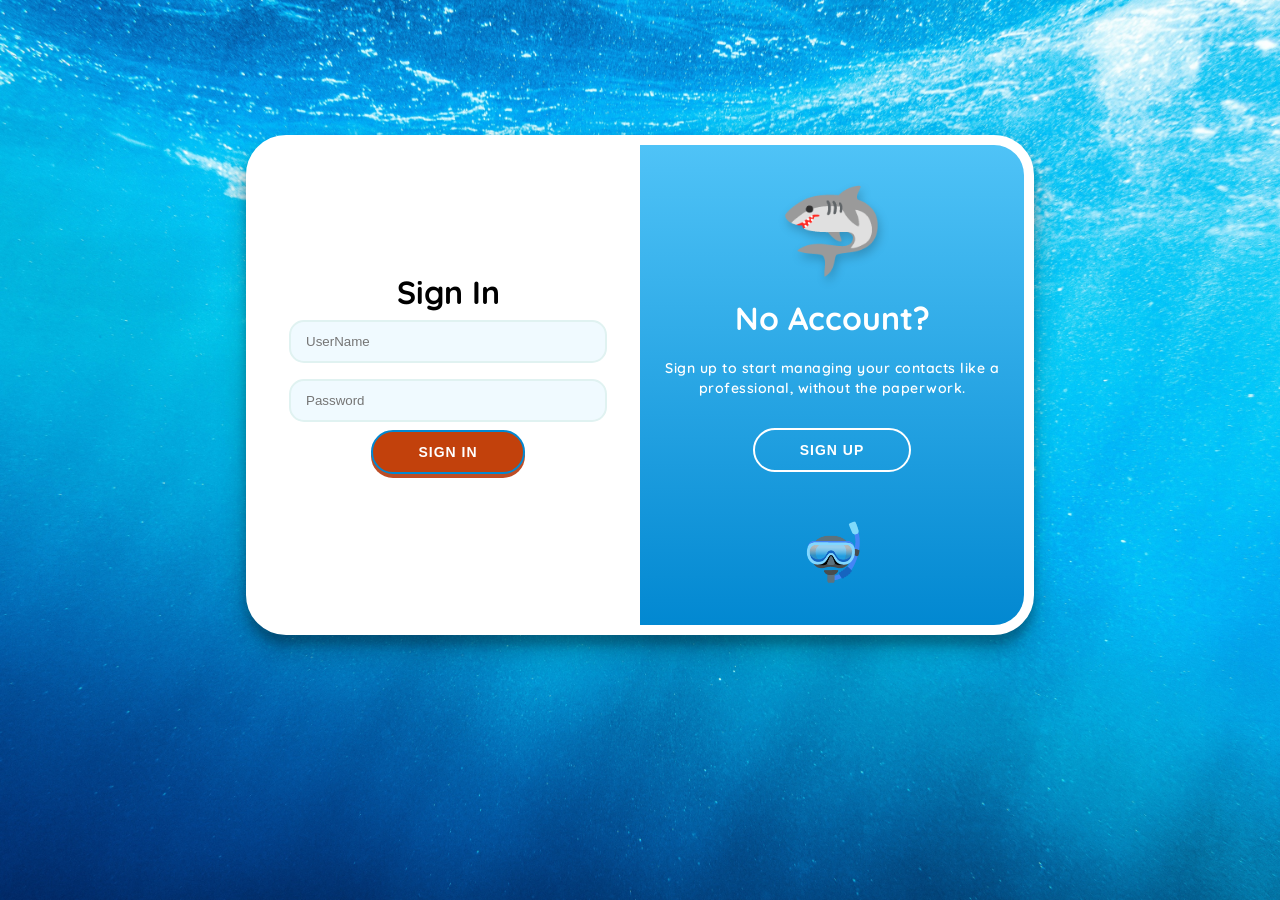
<file: index.html>
<!DOCTYPE html>
<html lang="en">
<head>
    <link rel="preconnect" href="https://fonts.googleapis.com">
    <link rel="preconnect" href="https://fonts.gstatic.com" crossorigin>
    <link href="https://fonts.googleapis.com/css2?family=Montserrat:ital,wght@0,100..900;1,100..900&family=Quicksand:wght@300..700&family=Roboto:ital,wght@0,100..900;1,100..900&display=swap" rel="stylesheet">

    <link rel="stylesheet" href="css/login.css">
    <meta charset="UTF-8">
    <meta name="viewport" content="width=device-width, initial-scale=1.0">
    <title>Log In</title>
</head>

<body>

    <div role="main" class="container" id = "container">

        <div class="formContainer signup">

            <form id="signUpForm">

                <h1>Create Account</h1>
                <input type="text" id="signUpFirstName" placeholder ="First Name" required>
                <input type="text" id="signUpLastName" placeholder ="Last Name" required>
                <input type="text" id="signUpUser" placeholder ="UserName" required>
                <input type="password" id="signUp_pass" placeholder ="Password" required>
                <button type="submit" id="signUpBtn">Sign Up</button>

                <span id="signUpResult"></span>

            </form>

        </div>

        <div class="formContainer signin">

            <form id="loginForm">

                <h1>Sign In</h1>
                <input type="text" id="logInUser" placeholder ="UserName" required>
                <input type="password" id="logIn_pass" placeholder ="Password" required>
                <button type="submit" id="signInBtn">Sign In</button>

                <span id="loginResult"></span>

            </form>

        </div>

        <div class="layerContainer">

            <div class="layer">

                <div class="layerPan layerLeft">

                    <h1>Welcome Back</h1>
                    <p>Ready to look like you've got it all together again?</p>
                    <button class ="fade" id ="signIn">Sign In</button>
                
                </div>

                <div class="layerPan layerRight">

                    <h1>No Account?</h1>
                    <p>Sign up to start managing your contacts like a professional, without the paperwork.</p>
                    <button class="fade" id="signUp">Sign Up</button>

                </div>

            </div>
        </div>

    </div>

    <script src="./js/slider.js"></script>
    <script src="./js/auth.js"></script>
    <script src="./js/md5.js"></script>
</body>
</html>
</file>
<file: css/login.css>
:root {
    /* Color Palette: Bubble Blues and Coral Orange */
    --base-color: #e0f7fa; 
    --primary-color: #0288d1; /* Deep sea blue for the sliding panel */
    --accent-color: #C2410C;  /* Coral orange for the main buttons */
    --text-white: #ffffff;
}

body {
   /* Background Image */
   background-image: url(../assets/underwater_rays.jpg);
    background-attachment: fixed;
    background-size: cover;
    background-position: center;
    background-repeat: no-repeat;

    display: flex;
    justify-content: center;
    align-items: center;
    flex-direction: column;

    /* Kid-friendly font */
    font-family: 'Quicksand', sans-serif;
    height: 90vh;
    margin: -20px 0 50px;
}

/* --- Headings & Text --- */
h1 {
    font-weight: bold;
    margin: 0;
}

h2 {
    text-align: center;
}

p {
    font-size: 14px;
    font-weight: 600;
    line-height: 20px;
    letter-spacing: 0.5px;
    margin: 20px 0 30px;
}

/* --- Bubbly Cartoon Buttons --- */
button {
    border-radius: 30px; 
    border: 2px solid var(--primary-color);
    background-color: var(--accent-color); 
    color: var(--text-white);
    font-size: 14px;
    font-weight: bold;
    padding: 12px 45px;
    letter-spacing: 1px;
    text-transform: uppercase;
    cursor: pointer;
    box-shadow: 0 4px 0px #be4d25; 
    transition: transform 80ms ease-in, box-shadow 80ms ease-in;
}

button:active {
    transform: translateY(4px);
    box-shadow: 0 0px 0px #be4d25;
}

button:focus {
    outline: none;
}

button.fade {
    background-color: transparent;
    border-color: #ffffff;
    box-shadow: none;
}

/* --- Submarine Style Container --- */
.container {
    background-color: #fff;
    border-radius: 40px; 
    border: 10px solid white; 
    box-shadow: 0 14px 28px rgba(0, 0, 0, 0.25), 0 10px 10px rgba(0, 0, 0, 0.22);
    position: relative;
    overflow: hidden;
    width: 768px;
    max-width: 100%;
    min-height: 480px;
}

/* --- Forms & Inputs --- */
form {
    background-color: #ffffff;
    display: flex;
    align-items: center;
    justify-content: center;
    flex-direction: column;
    padding: 0 50px;
    height: 100%;
    text-align: center;
}

input {
    background-color: #f0faff;
    border: 2px solid #e0f2f1;
    border-radius: 15px;
    padding: 12px 15px;
    margin: 8px 0;
    width: 100%;
}

/* --- Sliding Logic --- */
.formContainer {
    position: absolute;
    top: 0;
    height: 100%;
    transition: all 0.6s;
}

.signin {
    left: 0;
    width: 50%;
    z-index: 2;
}

.container.rightPanel .signin {
    transform: translate(100%);
}

.signup {
    left: 0;
    width: 50%;
    opacity: 0;
    z-index: 1;
}

.container.rightPanel .signup {
    transform: translate(100%);
    opacity: 1;
    z-index: 5;
    animation: show 0.6s;
}

@keyframes show {
    0%, 49.99% { opacity: 0; z-index: 1; }
    50%, 100% { opacity: 1; z-index: 5; }
}

/* --- Blue Ocean Overlay Panels --- */
.layerContainer {
    position: absolute;
    top: 0;
    left: 50%;
    width: 50%;
    height: 100%;
    overflow: hidden;
    transition: transform 0.6s ease-in-out;
    z-index: 100;
}

.container.rightPanel .layerContainer {
    transform: translateX(-100%);
}

.layer {
    background: linear-gradient(to bottom, #4fc3f7, var(--primary-color));
    color: #ffffff;
    position: relative;
    left: -100%;
    height: 100%;
    width: 200%;
    transform: translateX(0);
    transition: transform 0.6s ease-in-out;
}

.container.rightPanel .layer {
    transform: translateX(50%);
}

.layerPan {
    position: absolute;
    display: flex;
    align-items: center;
    justify-content: center;
    flex-direction: column;
    text-align: center;
    top: 0;
    height: 100%;
    width: 50%;
    transform: translateX(0);
    transition: transform 0.6s ease-in-out;
}

/* --- Shark & Scuba Decorations --- */

/* Big Floating Shark */
.layerPan::before {
    content: "🦈"; 
    font-size: 85px;
    position: absolute;
    top: 30px;
    z-index: 10;
    filter: drop-shadow(2px 5px 5px rgba(0,0,0,0.2));
    animation: swim 4s ease-in-out infinite;
}

/* Floating Scuba Diver */
.layerPan::after {
    content: "🤿"; 
    font-size: 55px;
    position: absolute;
    bottom: 40px;
    animation: float 5s ease-in-out infinite;
}

@keyframes swim {
    0% { transform: translate(0, 0) rotate(0deg); }
    50% { transform: translate(15px, -15px) rotate(5deg); }
    100% { transform: translate(0, 0) rotate(0deg); }
}

@keyframes float {
    0% { transform: translateY(0px) rotate(0deg); }
    50% { transform: translateY(-25px) rotate(-10deg); }
    100% { transform: translateY(0px) rotate(0deg); }
}

/* --- Sliding Panel Specifics --- */
.layerLeft { transform: translateX(-20%); }
.container.rightPanel .layerLeft { transform: translateX(0); }
.layerRight { right: 0; transform: translateX(0); }
.container.rightPanel .layerRight { transform: translateX(20%); }

#signUpResult, #loginResult {
    padding-top: 25px;
    color: #ff5252;
    font-weight: bold;
}
</file>
<file: css/account.css>
:root{
    --base-color: #01579b;
    --base-color2: #0288d1;
    --accent-color: #e0f7fa;

}

body{
    background-image: url(../assets/underwater_rays.jpg);
    background-size: cover;
    background-position: center;
    background-repeat: no-repeat;
    background-attachment: fixed;

    font-family: 'Quicksand', sans-serif;
    

}

.account-container{
   max-width: 1000px;
   margin: 30px auto;
   padding: 30px;

   background: rgba(255,255,255,0.85);
   backdrop-filter: blur(8px);

   border-radius: 15px;
   box-shadow: 0 10px 25px rgba(0,0,0,0.1);
   min-height: 80vh;

}

.header{
    display: flex;
    justify-content:space-between;
    align-items: center;
    padding: 15px;
    border-bottom: 3px solid rgba(0,0,0,0.1);
    margin-bottom: 20px;
    padding-bottom: 15px;

    
}

.my_account{
    display: flex;
    justify-content: center;
    align-items: center;
    gap: 10px;
}

#accountName{
    font-weight: bold;
    font-size: 20px;
}

.top_right{
    display: flex;
    justify-content: center;
    align-items: center;

    gap: 15px;
}

.filter{
    position: relative;
    display: flex;
    align-items: center;

    padding: 5px;
    
}

.filterDrop{

    display: none;
    position: absolute;
    top: 110%;
    left: 0;
    background-color: white;

    border: 1px solid rgba(0,0,0,.1);
    padding: 12px;
    border-radius: 8px;
    box-shadow: 0 8px 20px rgba(0,0,0,0.15);
    z-index: 1001;
    min-width: 140px;
    flex-direction: column;
    gap: 10px;

    box-sizing: border-box;
}
.filterDrop.show{
    display: flex;
}

.filterDrop label{
    font-size: 14px;
    font-weight: 500;
    color: #444;
    cursor: pointer;
    display: flex;
    align-items: center;

    gap: 10px;
    padding: 5px;
}


.filterDrop input{
    cursor: pointer;
    accent-color: var(--accent-color);
    width: 16px;
    height: 16px;
    margin: 0;
}

.searchContainer{
    position: relative;
    display: flex;
    align-items: center;
    width: fit-content;
}

#search{
    width: 100%;
    background-color: #fafafa;
    border: 2px solid black;
    border-radius: 25px;
    padding: 8px 12px 8px 36px;
    height: 30px;
    box-sizing: border-box;

    min-width: 150px;
    max-width: 300px;
    width: 100%;

    box-shadow: 0 6px 6px rgba(0,0,0,.1);
    
}

.searchIcon{
    position: absolute;
    left: 12px;
    width: 16px;
    height: 16px;
    pointer-events: none;
}


.dropdown{
    position: relative;
    display: flex;
    align-items: center;
    cursor: pointer;
}

.dropdown_Logout{
    display: none;
    position: absolute;
    top: 100%;
    right: 0;
    background-color: #fff;
    min-width: 120px;

    box-shadow: 0px 4px 10px rgba(0,0,0,0.2);
    box-shadow: 5px;
    border-radius: 5px;
    z-index: 1000;
    margin-top: 1px;
}

.dropdown_Logout p{
    margin: 0;
    color: #333;
    padding: 12px 16px;
    display: block;
    font-size: 14px;
    transition: 0.2s ease-in;

}

.dropdown_Logout p:hover{
    background-color: var(--base-color2);
    color: var(--accent-color);
}

.dropdown:hover .dropdown_Logout{
    display: block;
}



.middle{
    display: flex;
    gap: 40px;
    margin-top: 20px;
    align-items: flex-start;
}

.top{
    display: flex;
    align-items: center;
    justify-content: center;
    gap: 5px;
}

.top h2{
    color: white;
    white-space: nowrap;

}

.circle{
    background-color: #ff7043;
    width: 25px;
    height: 25px;
    border-radius: 50%;
    display: flex;
    justify-content: center;
    align-items: center;
    flex-shrink: 0;
}

.circle img{
    width: 20px;
    height: 20px;
}


.add-contacts{
    flex: 1;
    max-width: 300px;
    background: var(--base-color);
    padding: 20px;
    border-radius: 10px;
    border: 1px solid white;
}

#addContactsForm label{
    display: block;
    margin-top: 10px;
    font-size: 14px;
    font-weight: bold;
    color: white;
}

#addContactsForm input{
    background-color: #e0f7fa;
    display: block;
    width: 100%;
    margin-bottom: 10px;
    padding: 8px;
    border: 1px solid rgba(0,0,0,0.1);
    border-radius: 5px;
    box-sizing: border-box;
}

.my-contacts{
    flex: 2;

    max-height: 55vh;
    overflow-y: auto;
    padding-right: 10px;
}

.my-contacts::-webkit-scrollbar{
    width: 8px;;
}

.my-contacts::-webkit-scrollbar-track{
    background: var(--base-color2);
    border-radius: 10px;
}

.my-contacts::-webkit-scrollbar-thumb{
    background: var(--accent-color);
    border-radius: 10px;
}

.contacts{
    display: grid;
    grid-template-columns: repeat(auto-fill, minmax(200px, 1fr));
    gap: 20px;
}


.contact-card{
    background: #fff;
    padding: 15px;
    border-radius: 8px;
    border: 1px solid rgba(0,0,0,0.08);
    box-shadow: 0 4px 6px rgba(0,0,0,0.05);
    border-left: 5px solid var(--base-color);

    transition: transform 0.2s ease, box-shadow 0.2s ease;
    cursor: pointer;

    animation: fade 0.5s ease-out;
}

.contact-card:hover{
    transform: translateY(-3px);

    box-shadow: 0 8px 15px rgba(0,0,0,0.1);
}

#saveContact{
    width: 100%;
    padding: 10px;
    background-color: #C2410C;
    color: white;
    border: none;
    border-radius: 5px;
    cursor: pointer;
    font-weight: bold;
    margin-top: 10px;
}

#addResult{
    padding-top: 25px;
    color: red;
}


.no-contacts{
    grid-column:  1 / -1;
    display: flex;
    justify-content: center;
    align-items: center;
    height: 200px;
    background: #f8f9fa;
    border: 2px dashed var(--base-color);
    border-radius: 15px;
    color: #888;
    font-weight: bold;
}

.contactColumn{
    flex: 2;
    display: flex;
    flex-direction: column;
    gap: 15px;
    min-width: 0;
}


.rightSide{
    display: flex;
    justify-content: center;
    align-items: center;

    white-space: nowrap;
    gap: 10px;
}

.rightSide img{
    width: 40px;
    height: 40px;
}

.cardBtn{
    display: flex;
    gap: 10px;
}


.deleteBtn, .editBtn{
    background: none;
    border: none;
    cursor: pointer;
    padding: 5px;
}

.trash, .editIcon{
    width: 24px;
    height: 24px;
    transition: transform 0.2s;

}

.trash:hover{
    transform: scale(1.3);

    /* I think the best easier way to color the icon */
    filter: invert(30%) sepia(100%) saturate(5000%) hue-rotate(330deg) brightness(90%) contrast(100%);
}

.editIcon:hover{
    transform: scale(1.3);
}


/*--------this is for the edit contacts modal---------*/
.modal{
    display: none;
    position: fixed;
    z-index: 1000;
    left: 0;
    top: 0;
    width: 100%;
    height: 100%;
    background-color: rgba(0,0,0,0.6);
    backdrop-filter: blur(4px);
}

.editContent{
    background-color: #e0f7fa;
    margin: 10% auto;
    padding: 25px;
    border-radius: 12px;
    width: 90%;
    max-width: 400px;
    box-shadow: 0 5px 15px rgba(0,0,0,0.3);

    animation: slideFade 0.4s ease-out;
    
}

.modalTop{
    display: flex;
    justify-content: space-between;
    align-items: center;
    margin-bottom: 20px;
}

.exitBtn{
    font-size: 28px;
    font-weight: bold;
    cursor: pointer;

    filter: invert(30%) sepia(100%) saturate(5000%) hue-rotate(330deg) brightness(90%) contrast(100%);
}

.editContent input{
    box-sizing: border-box;
    width: 100%;
    padding: 10px;
    margin: 8px 0 15px 0;
    border: 1px solid #ccc;
    border-radius: 5px;

}

.actionsModal{
    display: flex;
    align-items: center;
    justify-content: space-around;


}


.cancelBtn, .UpdateContact{
    padding: 10px;
    color: black;
    border: none;
    border-radius: 5px;
    cursor: pointer;
    font-weight: bold;
    margin-top: 10px;
    box-sizing: border-box;
}


.UpdateContact{
    background-color: #90EE90;
}


.cancelBtn{
    background-color: #ff7043;
}



/*----------this is for the delete contacts modal--------------*/

.modal2{
    display: none;
    position: fixed;
    z-index: 1000;
    left: 0;
    top: 0;
    width: 100%;
    height: 100%;
    background-color: rgba(0,0,0,0.6);
    backdrop-filter: blur(4px);
    
}

.deleteContent{
    background-color: #fff;
    margin: 10% auto;
    padding: 25px;
    border-radius: 12px;
    width: 90%;
    max-width: 400px;
    box-shadow: 0 5px 15px rgba(0,0,0,0.3);

    animation: pop 0.3s ease-out;
    
}

.deleteModalTop{
    text-align: center;
    margin-bottom: 20px;
}

/*-----------trying animations here (if it works then add but if not...just remove it)-------------*/
/*------------------might apply animatons for modal-------------*/

/* used for the edit modal*/
@keyframes slideFade{
    from {
        opacity: 0;
        transform: translateY(-30px);
    }
    to{
        opacity: 1;
        transform: translateY(0);
    }
}

/*used for the delete modal*/
@keyframes pop{
    0%{
        opacity: 0;
        transform: scale(0.9);
    }
    70%{
        transform: scale(1.02);
    }
    100%{
        opacity: 1;
        transform: scale(1);
    }
}

/*used for the contacts*/
@keyframes fade{
    from {
        opacity: 0;
        transform: translateY(20px);
    }
    to{
        opacity: 1;
        transform: translateY(0);
    }
}

/* --- CUTE SHARK & DIVER FOR ACCOUNT PAGE --- */

/* This adds the Big Shark to the top left of your container */
.account-container::before {
    content: "🦈";
    font-size: 80px;
    position: absolute;
    top: -50px;
    left: -40px;
    z-index: 10;
    animation: swim-account 5s ease-in-out infinite;
    filter: drop-shadow(2px 4px 6px rgba(0,0,0,0.2));
}

/* This adds the Scuba Diver to the bottom right of your container */
.account-container::after {
    content: "🤿 🫧";
    font-size: 50px;
    position: absolute;
    bottom: -30px;
    right: -20px;
    z-index: 10;
    animation: float-account 6s ease-in-out infinite;
}

/* Specific animations for the Account Page layout */
@keyframes swim-account {
    0% { transform: translate(0, 0) rotate(0deg); }
    50% { transform: translate(20px, 15px) rotate(10deg); }
    100% { transform: translate(0, 0) rotate(0deg); }
}

@keyframes float-account {
    0% { transform: translateY(0px) rotate(0deg); }
    50% { transform: translateY(-30px) rotate(-15deg); }
    100% { transform: translateY(0px) rotate(0deg); }
}

/* Ensure the container can hold the absolute-positioned shark */
.account-container {
    position: relative; 
}
</file>
